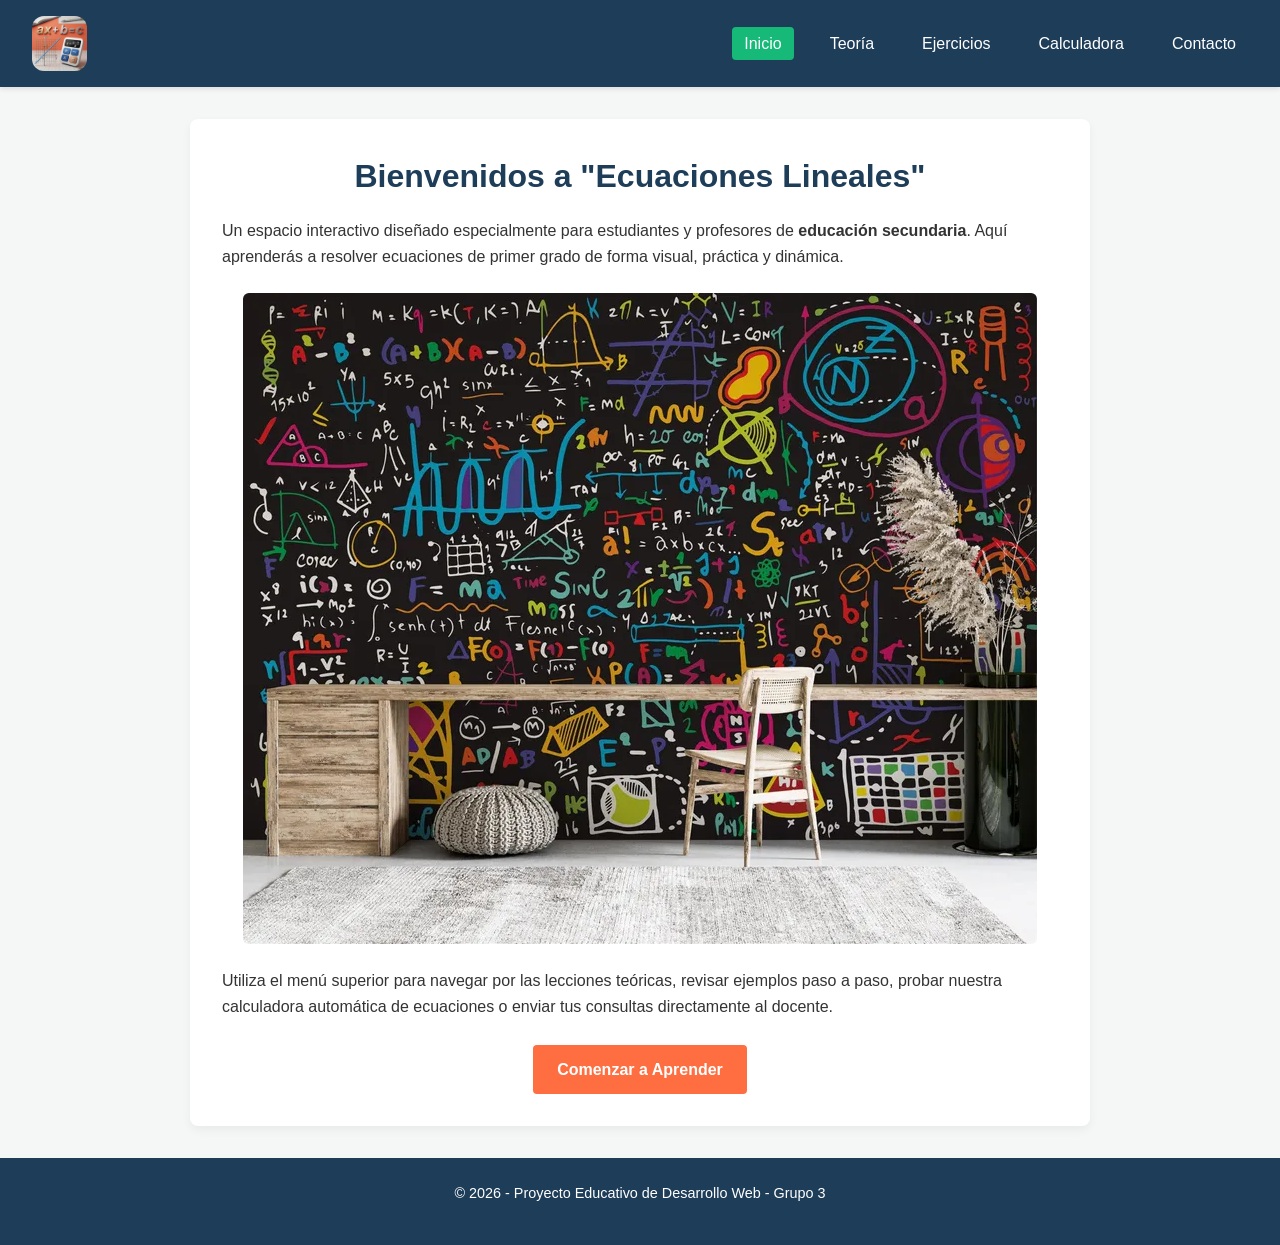
<file: index.html>
<!DOCTYPE html>
<html lang="es">
<head>
    <meta charset="UTF-8">
    <meta name="viewport" content="width=device-width, initial-scale=1.0">
    <title>Ecuación Lineal - Inicio</title>
    <link rel="stylesheet" href="css/style.css">
</head>
<body>
    <header>
        <a href="index.html"><img src="imagenes/logo EL.jfif" class="logo-img"></a>

        <button class="menu-toggle" id="menuToggle" aria-label="Abrir menú" aria-expanded="false" aria-controls="menuNav">
            <span></span>
            <span></span>
            <span></span>
        </button>

        <nav id="menuNav">
            <ul class="menu">
                <li><a href="index.html" class="activo">Inicio</a></li>
                <li><a href="teoria.html">Teoría</a></li>
                <li><a href="ejemplos.html">Ejercicios</a></li>
                <li><a href="calculadora.html">Calculadora</a></li>
                <li><a href="contacto.html">Contacto</a></li>
            </ul>
        </nav>
    </header>

    <main class="container">
        <h1 style="text-align: center;">Bienvenidos a "Ecuaciones Lineales"</h1>
        <p>Un espacio interactivo diseñado especialmente para estudiantes y profesores de <strong>educación secundaria</strong>. Aquí aprenderás a resolver ecuaciones de primer grado de forma visual, práctica y dinámica.</p>
        <img src="imagenes/pizarra.webp" alt="Matemáticas en secundaria" class="responsive-img">
        <p>Utiliza el menú superior para navegar por las lecciones teóricas, revisar ejemplos paso a paso, probar nuestra calculadora automática de ecuaciones o enviar tus consultas directamente al docente.</p>
        <div style="text-align: center; margin-top: 25px;">
            <a href="teoria.html" class="btn">Comenzar a Aprender</a>
        </div>
    </main>

    <footer>
        <p>&copy; 2026 - Proyecto Educativo de Desarrollo Web - Grupo 3</p>
    </footer>
    
    <!-- Vinculación del script de JavaScript -->
    <script src="js/java.js"></script>

</body>
</html>
</file>
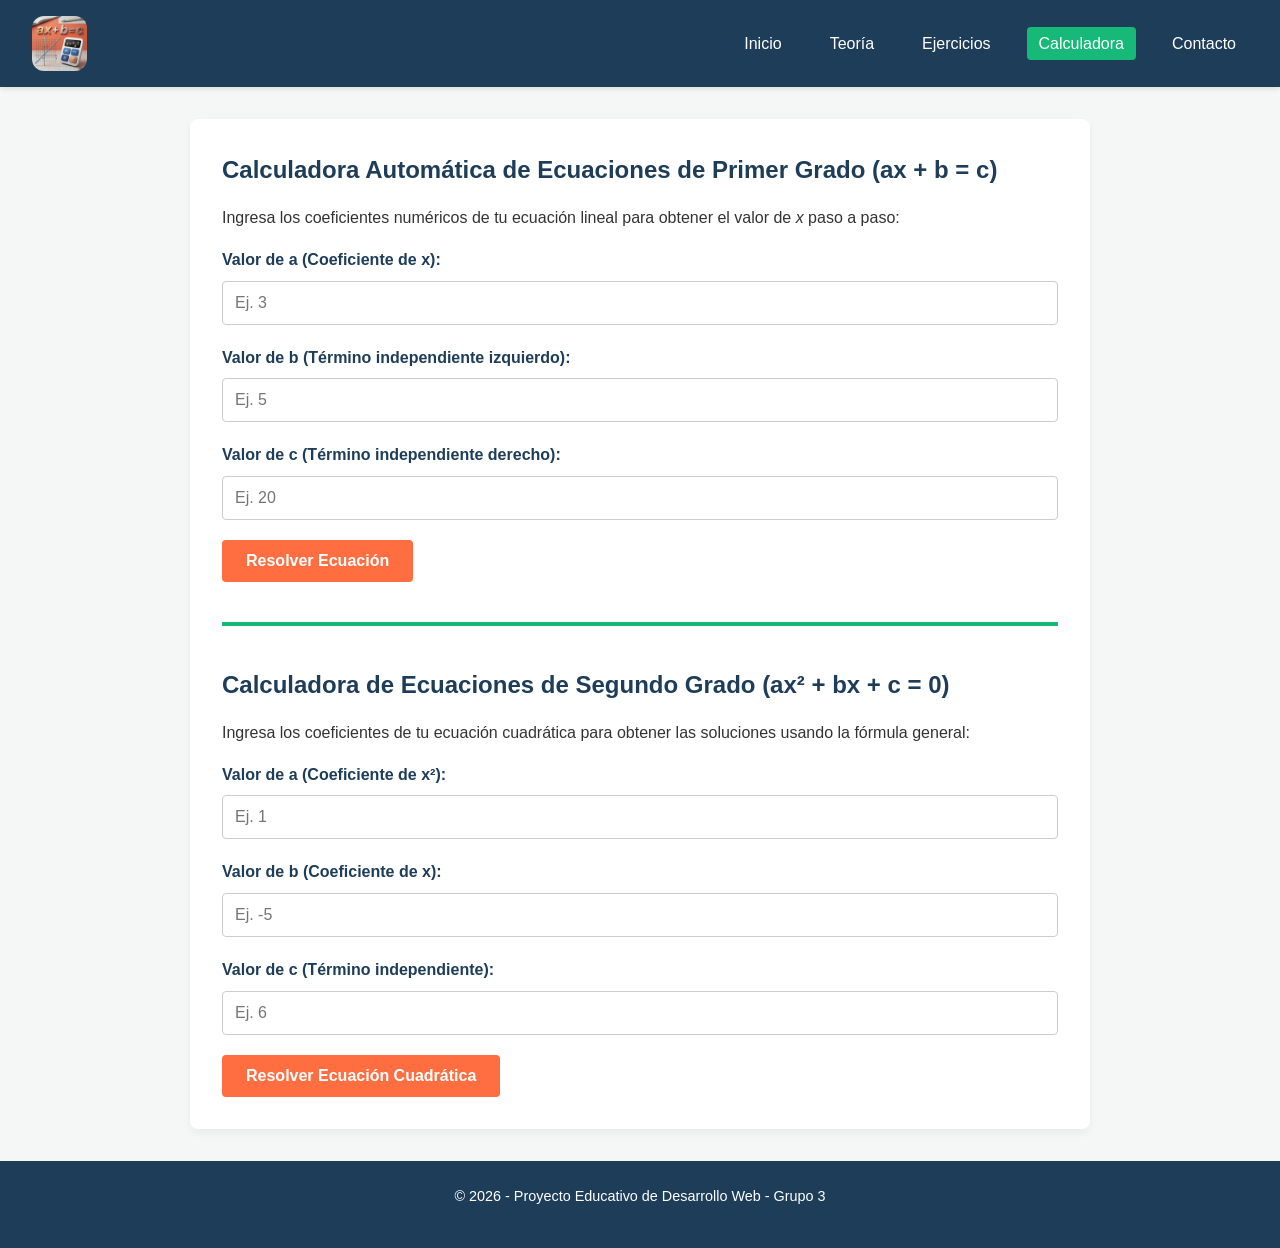
<file: calculadora.html>
<!DOCTYPE html>
<html lang="es">
<head>
    <meta charset="UTF-8">
    <meta name="viewport" content="width=device-width, initial-scale=1.0">
    <title>Ecuación Lineal - Calculadora</title>
    <link rel="stylesheet" href="css/style.css">
</head>
<body>
    <header>
        <a href="index.html"><img src="imagenes/logo EL.jfif" class="logo-img"></a>

        <button class="menu-toggle" id="menuToggle" aria-label="Abrir menú" aria-expanded="false" aria-controls="menuNav">
            <span></span>
            <span></span>
            <span></span>
        </button>

        <nav id="menuNav">
            <ul class="menu">
                <li><a href="index.html">Inicio</a></li>
                <li><a href="teoria.html">Teoría</a></li>
                <li><a href="ejemplos.html">Ejercicios</a></li>
                <li><a href="calculadora.html" class="activo">Calculadora</a></li>
                <li><a href="contacto.html">Contacto</a></li>
            </ul>
        </nav>
    </header>

    <main class="container">
        <h2>Calculadora Automática de Ecuaciones de Primer Grado (ax + b = c)</h2>
        <p>Ingresa los coeficientes numéricos de tu ecuación lineal para obtener el valor de <em>x</em> paso a paso:</p>

        <div class="form-group">
            <label for="coefA">Valor de a (Coeficiente de x):</label>
            <input type="number" id="coefA" placeholder="Ej. 3">
        </div>

        <div class="form-group">
            <label for="coefB">Valor de b (Término independiente izquierdo):</label>
            <input type="number" id="coefB" placeholder="Ej. 5">
        </div>

        <div class="form-group">
            <label for="coefC">Valor de c (Término independiente derecho):</label>
            <input type="number" id="coefC" placeholder="Ej. 20">
        </div>

        <button id="btnResolverEcuacion" class="btn">Resolver Ecuación</button>  
        <div id="resultadoAlgebra" class="resultado-box" style="display:none;"></div>

        
        <hr class="separador">    

        <h2>Calculadora de Ecuaciones de Segundo Grado (ax² + bx + c = 0)</h2>
        <p>Ingresa los coeficientes de tu ecuación cuadrática para obtener las soluciones usando la fórmula general:</p>

        <div class="form-group">
            <label for="cuadA">Valor de a (Coeficiente de x²):</label>
            <input type="number" id="cuadA" placeholder="Ej. 1" step="any">
        </div>

        <div class="form-group">
            <label for="cuadB">Valor de b (Coeficiente de x):</label>
            <input type="number" id="cuadB" placeholder="Ej. -5" step="any">
        </div>

        <div class="form-group">
            <label for="cuadC">Valor de c (Término independiente):</label>
            <input type="number" id="cuadC" placeholder="Ej. 6" step="any">
        </div>

        <button id="btnResolverCuadratica" class="btn">Resolver Ecuación Cuadrática</button>
        <div id="resultadoCuadratica" class="resultado-box" style="display:none;"></div>

    </main>

    <footer>
        <p>&copy; 2026 - Proyecto Educativo de Desarrollo Web - Grupo 3</p>
    </footer>
    
    <!-- Vinculación del script de JavaScript -->
    <script src="js/java.js"></script>
    
</body>
</html>
</file>
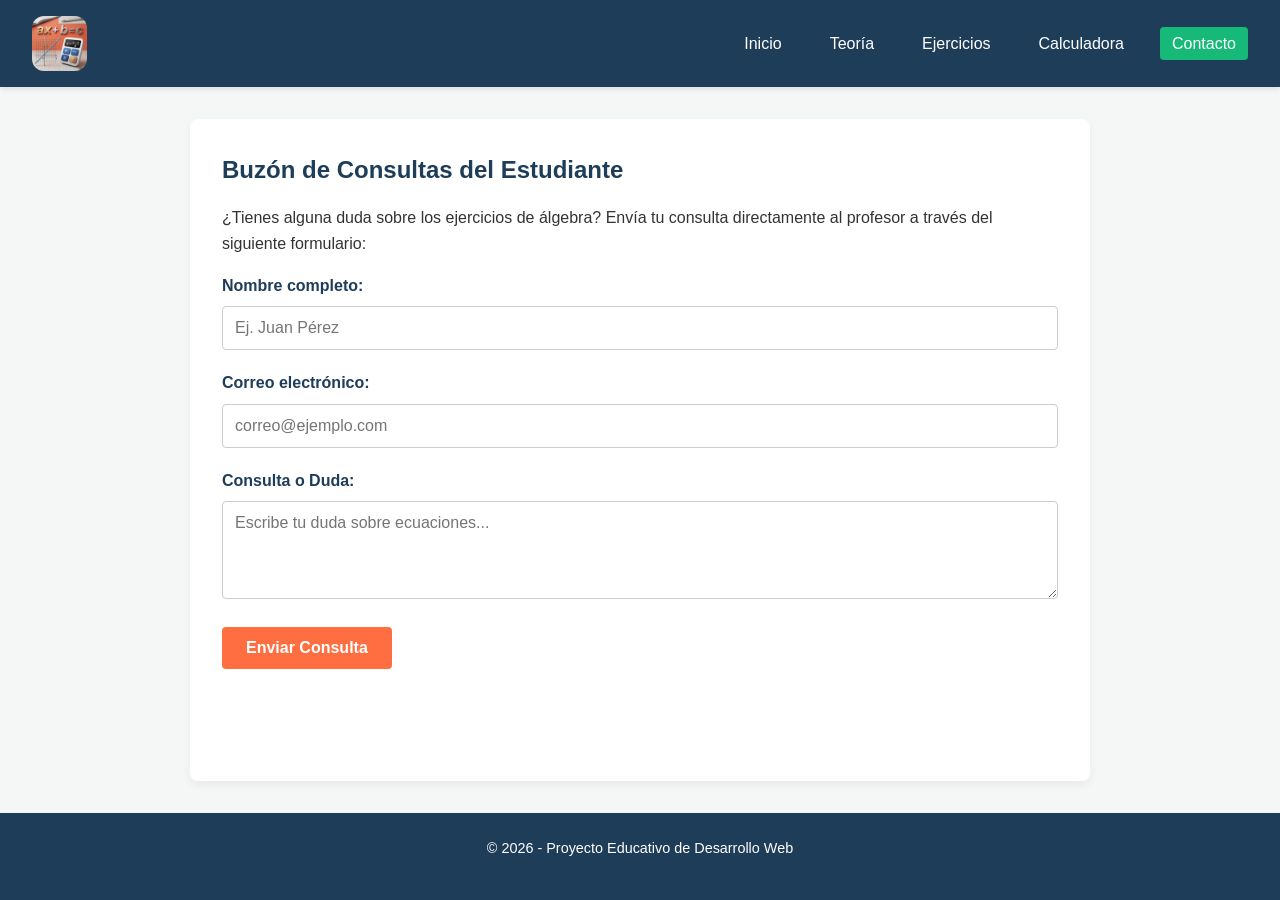
<file: contacto.html>
<!DOCTYPE html>
<html lang="es">
<head>
    <meta charset="UTF-8">
    <meta name="viewport" content="width=device-width, initial-scale=1.0">
    <title>Ecuación Lineal - Contacto</title>
    <link rel="stylesheet" href="css/style.css">
</head>
<body>
    <header>
        <a href="index.html"><img src="imagenes/logo EL.jfif" class="logo-img"></a>

        <button class="menu-toggle" id="menuToggle" aria-label="Abrir menú" aria-expanded="false" aria-controls="menuNav">
            <span></span>
            <span></span>
            <span></span>
        </button>

        <nav id="menuNav">
            <ul class="menu">
                <li><a href="index.html">Inicio</a></li>
                <li><a href="teoria.html">Teoría</a></li>
                <li><a href="ejemplos.html">Ejercicios</a></li>
                <li><a href="calculadora.html">Calculadora</a></li>
                <li><a href="contacto.html" class="activo">Contacto</a></li>
            </ul>
        </nav>
    </header>

    <main class="container">
        <h2>Buzón de Consultas del Estudiante</h2>
        <p>¿Tienes alguna duda sobre los ejercicios de álgebra? Envía tu consulta directamente al profesor a través del siguiente formulario:</p>

        <form id="formConsulta">
            <div class="form-group">
                <label for="nombre">Nombre completo:</label>
                <input type="text" id="nombre" required placeholder="Ej. Juan Pérez">
            </div>

            <div class="form-group">
                <label for="correo">Correo electrónico:</label>
                <input type="email" id="correo" required placeholder="correo@ejemplo.com">
            </div>

            <div class="form-group">
                <label for="mensaje">Consulta o Duda:</label>
                <textarea id="mensaje" rows="4" required placeholder="Escribe tu duda sobre ecuaciones..."></textarea>
            </div>

            <button type="submit" class="btn">Enviar Consulta</button>
        </form>
    </main>

    <footer>
        <p>&copy; 2026 - Proyecto Educativo de Desarrollo Web</p>
    </footer>

    <!-- Vinculación del script de JavaScript -->
    <script src="js/java.js"></script>
    
</body>
</html>
</file>
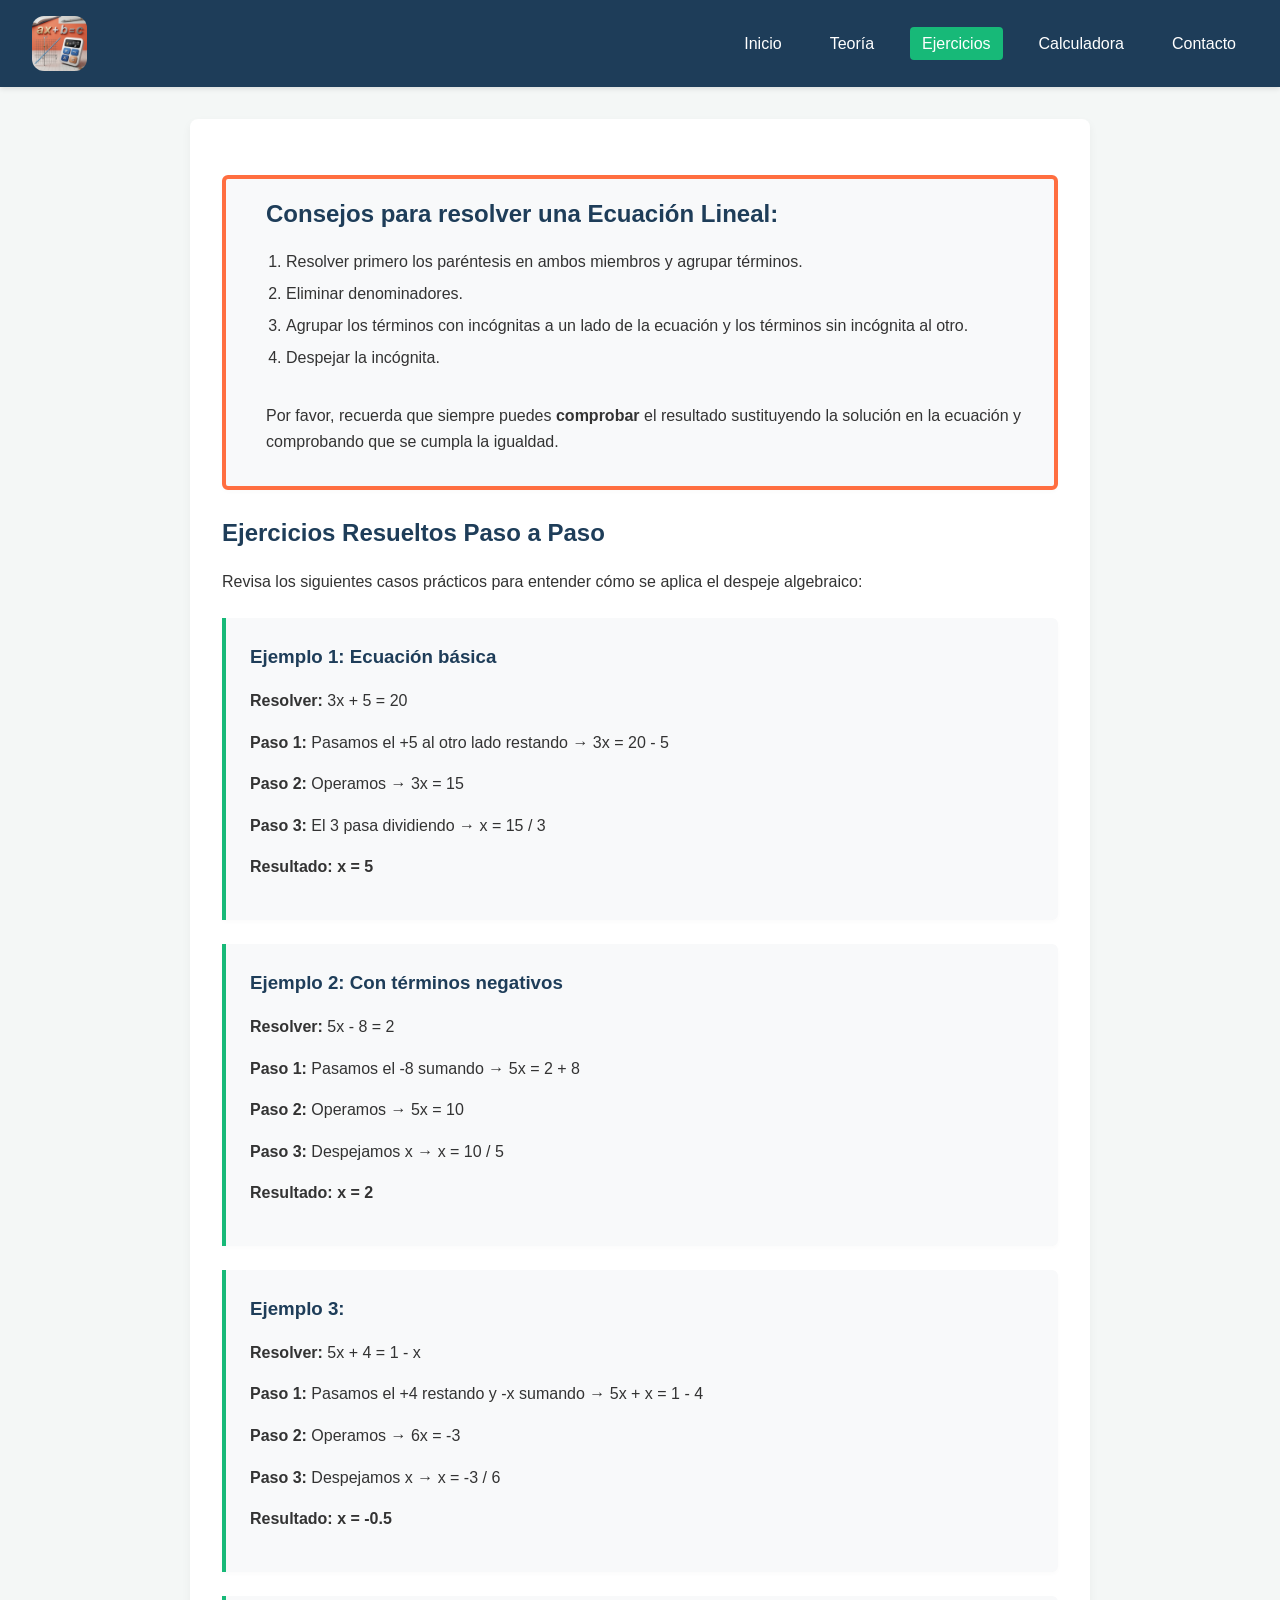
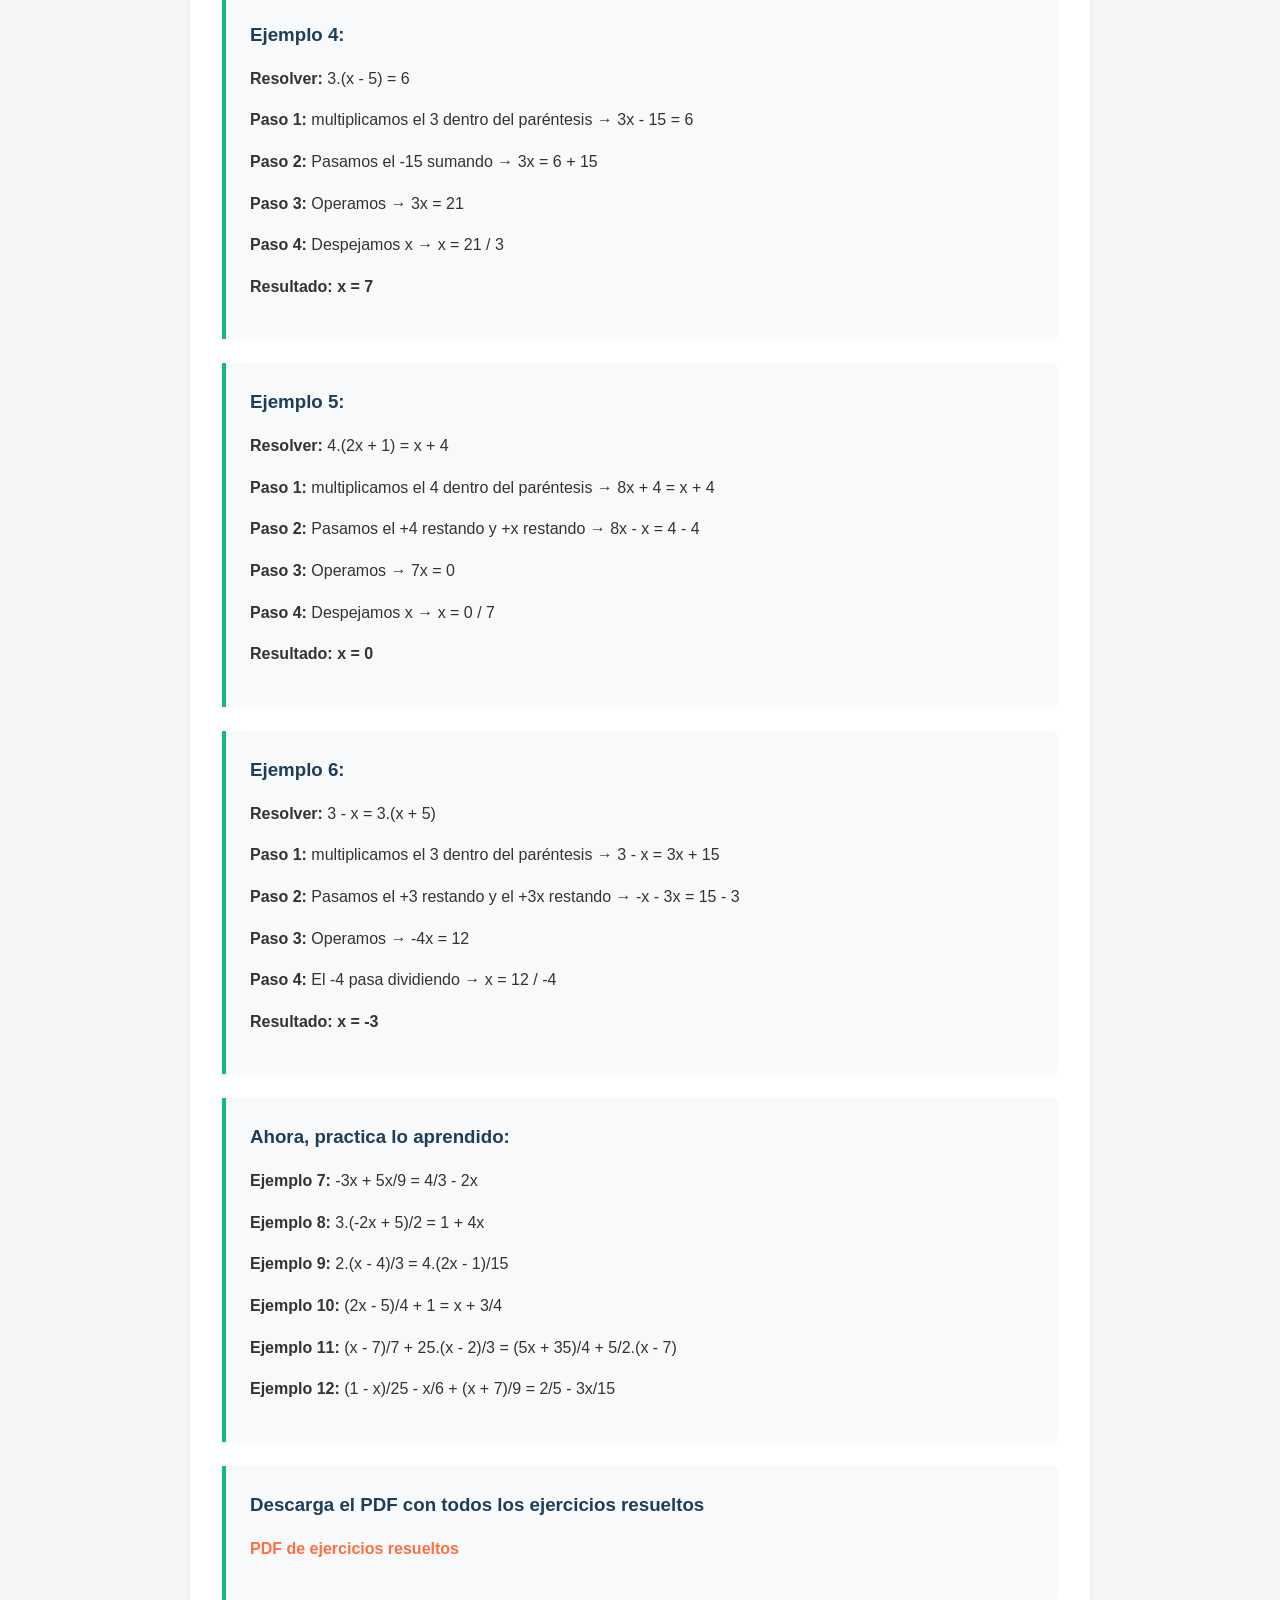
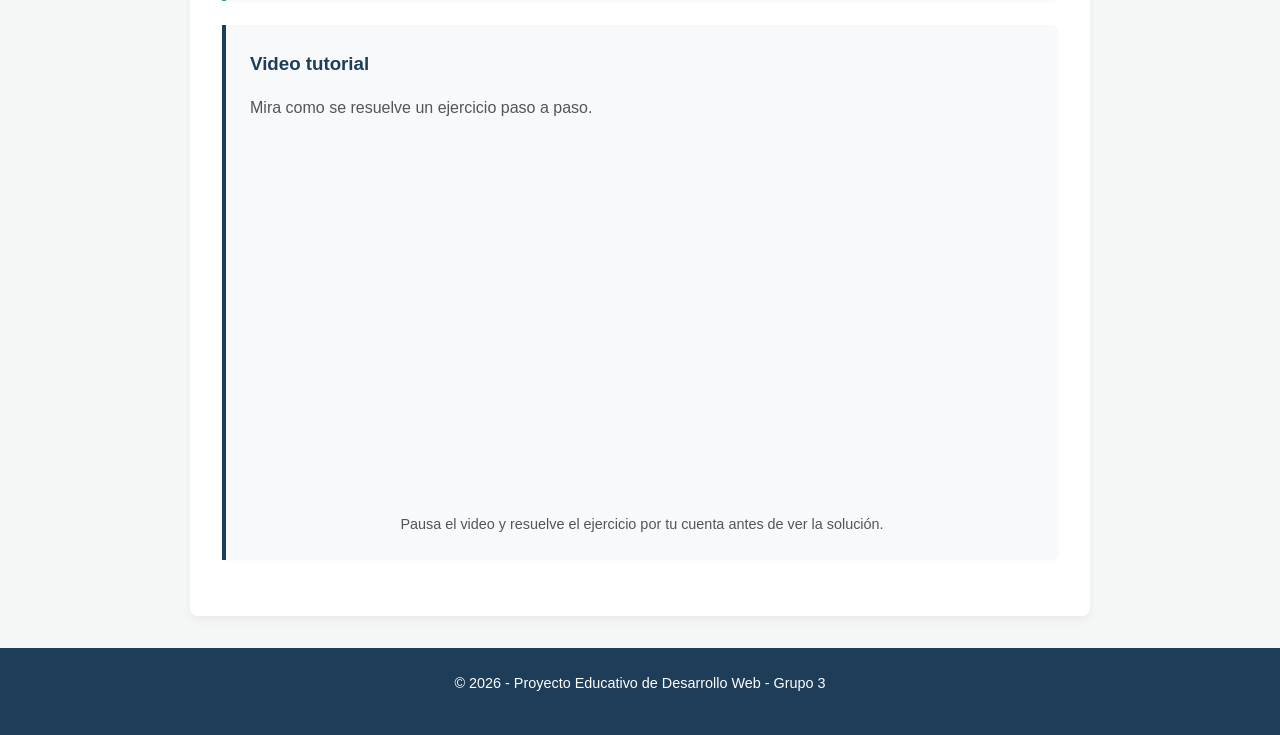
<file: ejemplos.html>
<!DOCTYPE html>
<html lang="es">
<head>
    <meta charset="UTF-8">
    <meta name="viewport" content="width=device-width, initial-scale=1.0">
    <title>Ecuación Lineal - Ejercicios</title>
    <link rel="stylesheet" href="css/style.css">
</head>
<body>
    <header>
        <a href="index.html"><img src="imagenes/logo EL.jfif" class="logo-img"></a>

        <button class="menu-toggle" id="menuToggle" aria-label="Abrir menú" aria-expanded="false" aria-controls="menuNav">
            <span></span>
            <span></span>
            <span></span>
        </button>

        <nav id="menuNav">
            <ul class="menu">
                <li><a href="index.html">Inicio</a></li>
                <li><a href="teoria.html">Teoría</a></li>
                <li><a href="ejemplos.html" class="activo">Ejercicios</a></li>
                <li><a href="calculadora.html">Calculadora</a></li>
                <li><a href="contacto.html">Contacto</a></li>
            </ul>
        </nav>
    </header>

    <main class="container">

        <div class="card-concejo">
            <h2>Consejos para resolver una Ecuación Lineal:</h2>
            <ol class="lista-concejo">
                <li>Resolver primero los paréntesis en ambos miembros y agrupar términos.</li>
                <li>Eliminar denominadores.</li>
                <li>Agrupar los términos con incógnitas a un lado de la ecuación y los términos sin incógnita al otro.</li>
                <li>Despejar la incógnita.</li>
            </ol>
            <br>
            <p>Por favor, recuerda que siempre puedes <strong>comprobar</strong> el resultado sustituyendo la solución en la ecuación y comprobando que se cumpla la igualdad.</p>
        </div>

        <h2>Ejercicios Resueltos Paso a Paso</h2>
        <p>Revisa los siguientes casos prácticos para entender cómo se aplica el despeje algebraico:</p>

        <div class="card-ejemplo">
            <h3>Ejemplo 1: Ecuación básica</h3>
            <p><strong>Resolver:</strong> 3x + 5 = 20</p>
            <p><strong>Paso 1:</strong> Pasamos el +5 al otro lado restando &rarr; 3x = 20 - 5</p>
            <p><strong>Paso 2:</strong> Operamos &rarr; 3x = 15</p>
            <p><strong>Paso 3:</strong> El 3 pasa dividiendo &rarr; x = 15 / 3</p>
            <p><strong>Resultado:</strong> <strong>x = 5</strong></p>
        </div>

        <div class="card-ejemplo">
            <h3>Ejemplo 2: Con términos negativos</h3>
            <p><strong>Resolver:</strong> 5x - 8 = 2</p>
            <p><strong>Paso 1:</strong> Pasamos el -8 sumando &rarr; 5x = 2 + 8</p>
            <p><strong>Paso 2:</strong> Operamos &rarr; 5x = 10</p>
            <p><strong>Paso 3:</strong> Despejamos x &rarr; x = 10 / 5</p>
            <p><strong>Resultado:</strong> <strong>x = 2</strong></p>
        </div>

        <div class="card-ejemplo">
            <h3>Ejemplo 3: </h3>
            <p><strong>Resolver:</strong> 5x + 4 = 1 - x</p>
            <p><strong>Paso 1:</strong> Pasamos el +4 restando y -x sumando &rarr; 5x + x = 1 - 4</p>
            <p><strong>Paso 2:</strong> Operamos &rarr; 6x = -3</p>
            <p><strong>Paso 3:</strong> Despejamos x &rarr; x = -3 / 6</p>
            <p><strong>Resultado:</strong> <strong>x = -0.5</strong></p>
        </div>

        <div class="card-ejemplo">
            <h3>Ejemplo 4: </h3>
            <p><strong>Resolver:</strong> 3.(x - 5) = 6</p>
            <P><strong>Paso 1:</strong> multiplicamos el 3 dentro del paréntesis &rarr; 3x - 15 = 6</P>
            <p><strong>Paso 2:</strong> Pasamos el -15 sumando &rarr; 3x = 6 + 15</p>
            <p><strong>Paso 3:</strong> Operamos &rarr; 3x = 21</p>
            <p><strong>Paso 4:</strong> Despejamos x &rarr; x = 21 / 3</p>
            <p><strong>Resultado:</strong> <strong>x = 7</strong></p>
        </div>

        <div class="card-ejemplo">
            <h3>Ejemplo 5: </h3>
            <p><strong>Resolver:</strong> 4.(2x + 1) = x + 4</p>
            <P><strong>Paso 1:</strong> multiplicamos el 4 dentro del paréntesis &rarr; 8x + 4 = x + 4</P>
            <p><strong>Paso 2:</strong> Pasamos el +4 restando y +x restando &rarr; 8x - x = 4 - 4</p>
            <p><strong>Paso 3:</strong> Operamos &rarr; 7x = 0</p>
            <p><strong>Paso 4:</strong> Despejamos x &rarr; x = 0 / 7</p>
            <p><strong>Resultado:</strong> <strong>x = 0</strong></p>
        </div>

        <div class="card-ejemplo">
            <h3>Ejemplo 6: </h3>
            <p><strong>Resolver:</strong> 3 - x = 3.(x + 5)</p>
            <P><strong>Paso 1:</strong> multiplicamos el 3 dentro del paréntesis &rarr; 3 - x = 3x + 15</P>
            <p><strong>Paso 2:</strong> Pasamos el +3 restando y el +3x restando &rarr; -x - 3x = 15 - 3</p>
            <p><strong>Paso 3:</strong> Operamos &rarr; -4x = 12</p>
            <p><strong>Paso 4:</strong> El -4 pasa dividiendo &rarr; x = 12 / -4</p>
            <p><strong>Resultado:</strong> <strong>x = -3</strong></p>
        </div>

        <div class="card-ejemplo">
            <h3>Ahora, practica lo aprendido: </h3>
            <p><strong>Ejemplo 7:</strong> -3x + 5x/9 = 4/3 - 2x</p>
            <p><strong>Ejemplo 8:</strong> 3.(-2x + 5)/2 = 1 + 4x</p>
            <p><strong>Ejemplo 9:</strong> 2.(x - 4)/3 = 4.(2x - 1)/15</p>
            <p><strong>Ejemplo 10:</strong> (2x - 5)/4 + 1 = x + 3/4</p>
            <p><strong>Ejemplo 11:</strong> (x - 7)/7 + 25.(x - 2)/3 = (5x + 35)/4 + 5/2.(x - 7)</p>
            <p><strong>Ejemplo 12:</strong> (1 - x)/25 - x/6 + (x + 7)/9 = 2/5 - 3x/15 </p>
        </div> 
        
        <div class="card-ejemplo">
            <h3>Descarga el PDF con todos los ejercicios resueltos</h3>
            <p class="text-descarga">
                <a href="documentos/ecuaciones-de-primer-grado-ejercicios-resueltos-1.pdf" class="enlace-descarga"> PDF de ejercicios resueltos</a>
            </p>
        </div>
         
        <div class="card-video">
            <h3>Video tutorial</h3>
            <p class="sub">Mira como se resuelve un ejercicio paso a paso. </p>
            <div class="video-container">
                <iframe
                    src="https://www.youtube.com/embed/UP9M30lAL68"
                    title="Video tutorial de ecuaciones lineales"
                    allow="accelerometer; autoplay; clipboard-write; encrypted-media; gyroscope; picture-in-picture"
                    referrerpolicy="strict-origin-when-cross-origin"
                    allowfullscreen
                    loading="lazy">
                </iframe>
            </div>
            <p class="pie-video">Pausa el video y resuelve el ejercicio por tu cuenta antes de ver la solución.</p>
        </div>

    </main>

    <footer>
        <p>&copy; 2026 - Proyecto Educativo de Desarrollo Web - Grupo 3</p>
    </footer>

    <!-- Vinculación del script de JavaScript -->
    <script src="js/java.js"></script>

</body>
</html>
</file>
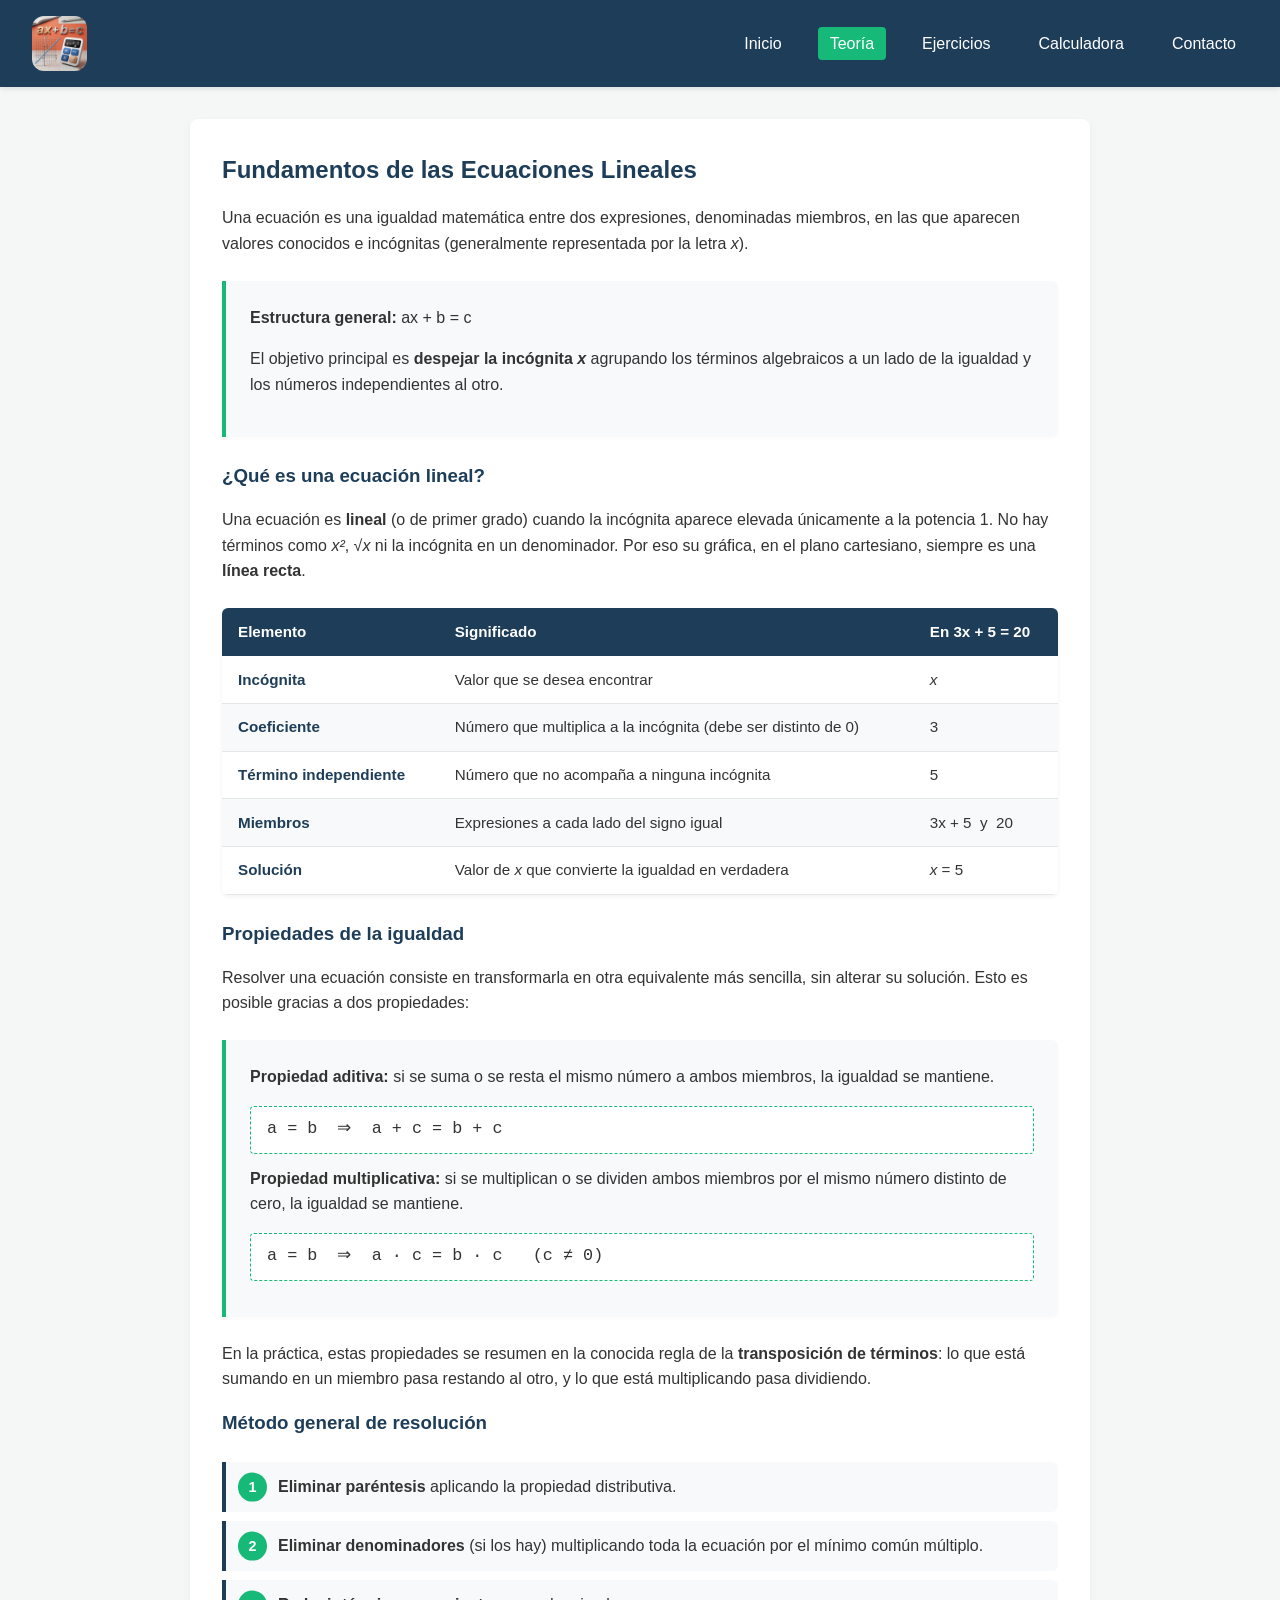
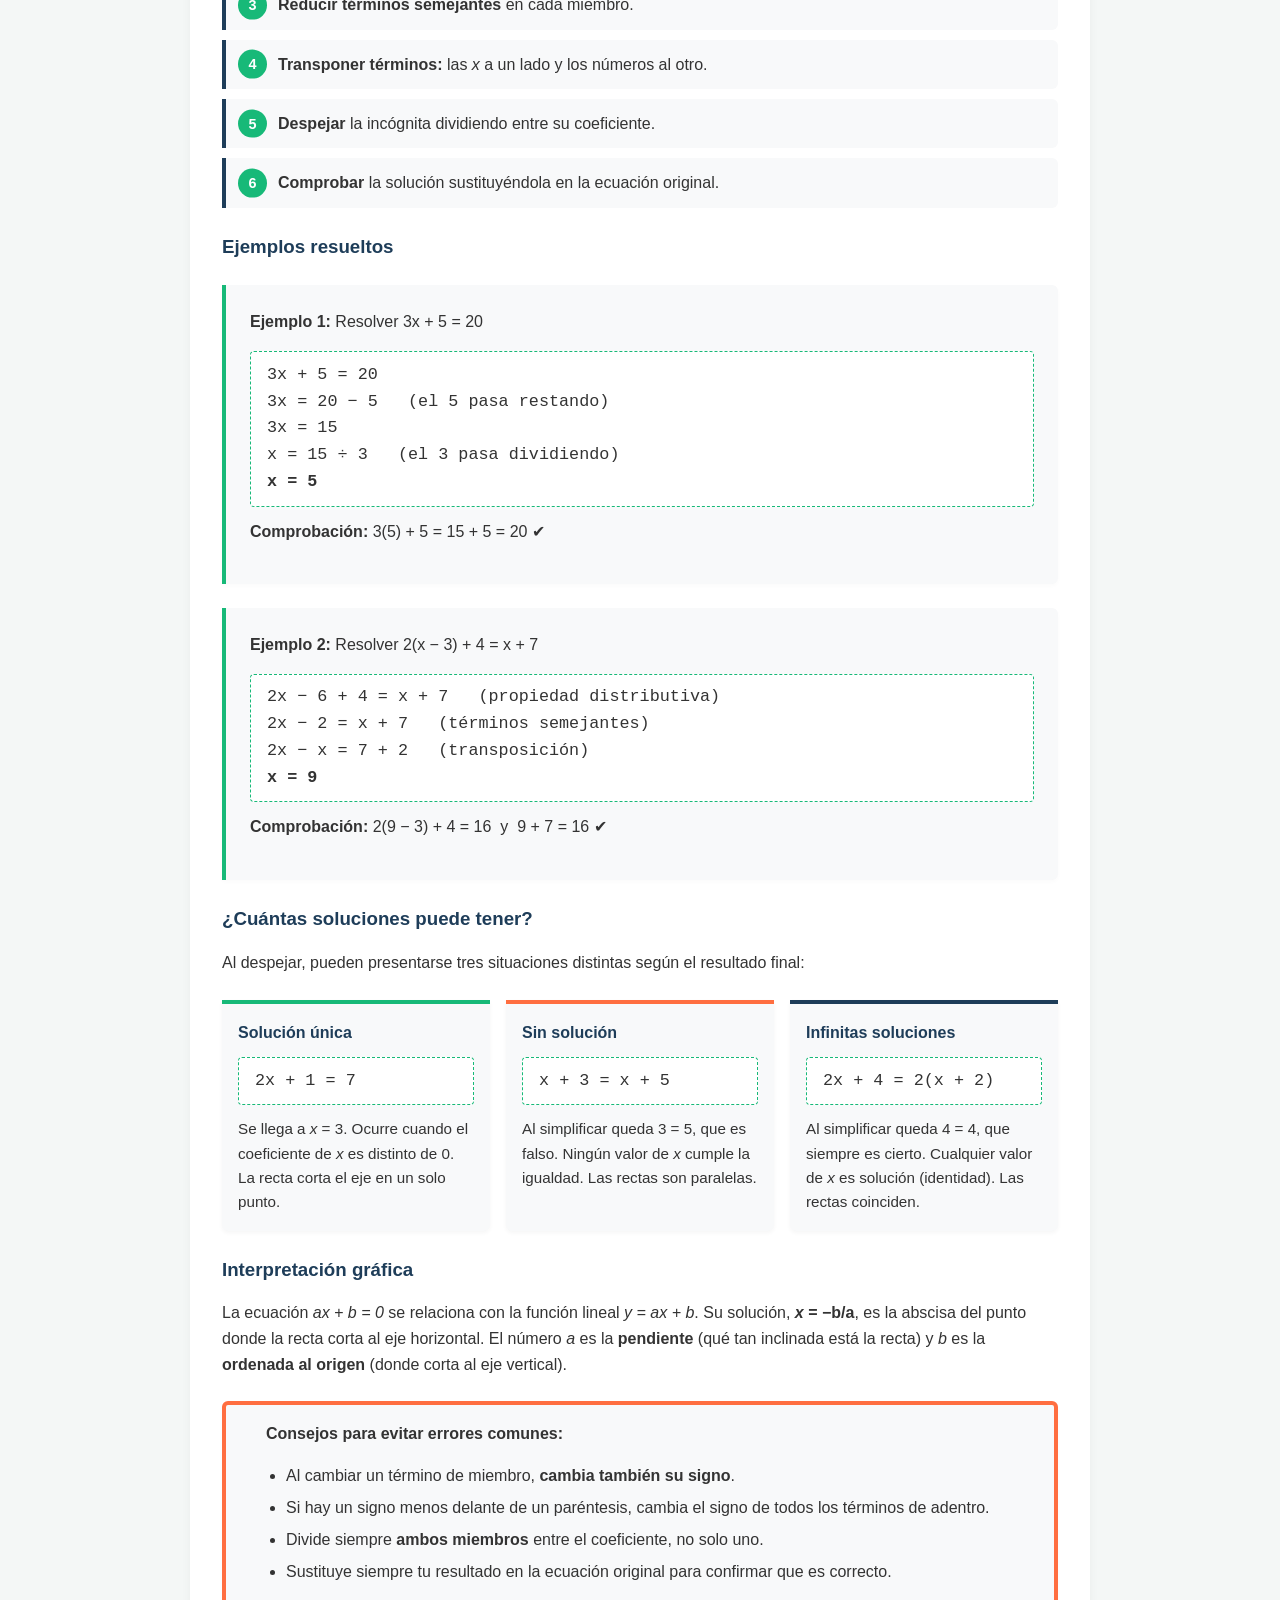
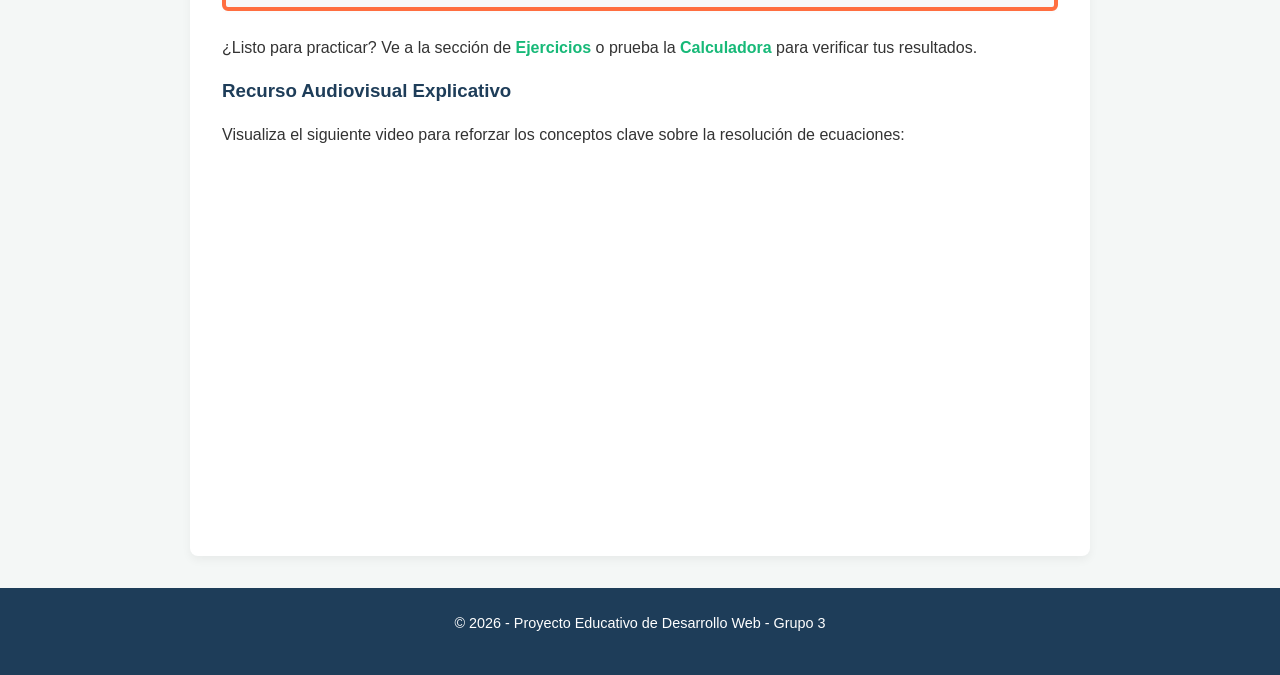
<file: teoria.html>
<!DOCTYPE html>
<html lang="es">
<head>
    <meta charset="UTF-8">
    <meta name="viewport" content="width=device-width, initial-scale=1.0">
    <title>Ecuación Lineal - Teoría</title>
    <link rel="stylesheet" href="css/style.css">
</head>
<body>
    <header>
        <a href="index.html"><img src="imagenes/logo EL.jfif" class="logo-img"></a>

        <button class="menu-toggle" id="menuToggle" aria-label="Abrir menú" aria-expanded="false" aria-controls="menuNav">
            <span></span>
            <span></span>
            <span></span>
        </button>

        <nav id="menuNav">
            <ul class="menu">
                <li><a href="index.html">Inicio</a></li>
                <li><a href="teoria.html" class="activo">Teoría</a></li>
                <li><a href="ejemplos.html">Ejercicios</a></li>
                <li><a href="calculadora.html">Calculadora</a></li>
                <li><a href="contacto.html">Contacto</a></li>
            </ul>
        </nav>
    </header>

    <main class="container">
        <h2>Fundamentos de las Ecuaciones Lineales</h2>
        <p>Una ecuación es una igualdad matemática entre dos expresiones, denominadas miembros, en las que aparecen valores conocidos e incógnitas (generalmente representada por la letra <em>x</em>).</p>
        
        <div class="card-ejemplo">
            <p><strong>Estructura general:</strong> ax + b = c</p>
            <p>El objetivo principal es <strong>despejar la incógnita <em>x</em></strong> agrupando los términos algebraicos a un lado de la igualdad y los números independientes al otro.</p>
        </div>

        <h3>¿Qué es una ecuación lineal?</h3>
        <p>Una ecuación es <strong>lineal</strong> (o de primer grado) cuando la incógnita aparece elevada únicamente a la potencia 1. No hay términos como <em>x²</em>, <em>√x</em> ni la incógnita en un denominador. Por eso su gráfica, en el plano cartesiano, siempre es una <strong>línea recta</strong>.</p>

        <div class="tabla-wrapper">
            <table class="tabla-teoria">
                <thead>
                    <tr>
                        <th>Elemento</th>
                        <th>Significado</th>
                        <th>En 3x + 5 = 20</th>
                    </tr>
                </thead>
                <tbody>
                    <tr>
                        <td>Incógnita</td>
                        <td>Valor que se desea encontrar</td>
                        <td><em>x</em></td>
                    </tr>
                    <tr>
                        <td>Coeficiente</td>
                        <td>Número que multiplica a la incógnita (debe ser distinto de 0)</td>
                        <td>3</td>
                    </tr>
                    <tr>
                        <td>Término independiente</td>
                        <td>Número que no acompaña a ninguna incógnita</td>
                        <td>5</td>
                    </tr>
                    <tr>
                        <td>Miembros</td>
                        <td>Expresiones a cada lado del signo igual</td>
                        <td>3x + 5 &nbsp;y&nbsp; 20</td>
                    </tr>
                    <tr>
                        <td>Solución</td>
                        <td>Valor de <em>x</em> que convierte la igualdad en verdadera</td>
                        <td><em>x</em> = 5</td>
                    </tr>
                </tbody>
            </table>
        </div>
        
        <h3>Propiedades de la igualdad</h3>
        <p>Resolver una ecuación consiste en transformarla en otra equivalente más sencilla, sin alterar su solución. Esto es posible gracias a dos propiedades:</p>

        <div class="card-ejemplo">
            <p><strong>Propiedad aditiva:</strong> si se suma o se resta el mismo número a ambos miembros, la igualdad se mantiene.</p>
            <p class="formula">a = b &nbsp;&rArr;&nbsp; a + c = b + c</p>
            <p><strong>Propiedad multiplicativa:</strong> si se multiplican o se dividen ambos miembros por el mismo número distinto de cero, la igualdad se mantiene.</p>
            <p class="formula">a = b &nbsp;&rArr;&nbsp; a · c = b · c &nbsp;&nbsp;(c ≠ 0)</p>
        </div>

        <p>En la práctica, estas propiedades se resumen en la conocida regla de la <strong>transposición de términos</strong>: lo que está sumando en un miembro pasa restando al otro, y lo que está multiplicando pasa dividiendo.</p>

        <h3>Método general de resolución</h3>
        <ol class="pasos-lista">
            <li><strong>Eliminar paréntesis</strong> aplicando la propiedad distributiva.</li>
            <li><strong>Eliminar denominadores</strong> (si los hay) multiplicando toda la ecuación por el mínimo común múltiplo.</li>
            <li><strong>Reducir términos semejantes</strong> en cada miembro.</li>
            <li><strong>Transponer términos:</strong> las <em>x</em> a un lado y los números al otro.</li>
            <li><strong>Despejar</strong> la incógnita dividiendo entre su coeficiente.</li>
            <li><strong>Comprobar</strong> la solución sustituyéndola en la ecuación original.</li>
        </ol>

        <h3>Ejemplos resueltos</h3>

        <div class="card-ejemplo">
            <p><strong>Ejemplo 1:</strong> Resolver 3x + 5 = 20</p>
            <p class="formula">
                3x + 5 = 20<br>
                3x = 20 − 5 &nbsp;&nbsp;(el 5 pasa restando)<br>
                3x = 15<br>
                x = 15 ÷ 3 &nbsp;&nbsp;(el 3 pasa dividiendo)<br>
                <strong>x = 5</strong>
            </p>
            <p><strong>Comprobación:</strong> 3(5) + 5 = 15 + 5 = 20 ✔</p>
        </div>

        <div class="card-ejemplo">
            <p><strong>Ejemplo 2:</strong> Resolver 2(x − 3) + 4 = x + 7</p>
            <p class="formula">
                2x − 6 + 4 = x + 7 &nbsp;&nbsp;(propiedad distributiva)<br>
                2x − 2 = x + 7 &nbsp;&nbsp;(términos semejantes)<br>
                2x − x = 7 + 2 &nbsp;&nbsp;(transposición)<br>
                <strong>x = 9</strong>
            </p>
            <p><strong>Comprobación:</strong> 2(9 − 3) + 4 = 16 &nbsp;y&nbsp; 9 + 7 = 16 ✔</p>
        </div>

        <h3>¿Cuántas soluciones puede tener?</h3>
        <p>Al despejar, pueden presentarse tres situaciones distintas según el resultado final:</p>

        <div class="casos-grid">
            <div class="caso-item">
                <h4>Solución única</h4>
                <p class="formula">2x + 1 = 7</p>
                <p>Se llega a <em>x</em> = 3. Ocurre cuando el coeficiente de <em>x</em> es distinto de 0. La recta corta el eje en un solo punto.</p>
            </div>
            <div class="caso-item">
                <h4>Sin solución</h4>
                <p class="formula">x + 3 = x + 5</p>
                <p>Al simplificar queda 3 = 5, que es falso. Ningún valor de <em>x</em> cumple la igualdad. Las rectas son paralelas.</p>
            </div>
            <div class="caso-item">
                <h4>Infinitas soluciones</h4>
                <p class="formula">2x + 4 = 2(x + 2)</p>
                <p>Al simplificar queda 4 = 4, que siempre es cierto. Cualquier valor de <em>x</em> es solución (identidad). Las rectas coinciden.</p>
            </div>
        </div>

        <h3>Interpretación gráfica</h3>
        <p>La ecuación <em>ax + b = 0</em> se relaciona con la función lineal <em>y = ax + b</em>. Su solución, <strong><em>x</em> = −b/a</strong>, es la abscisa del punto donde la recta corta al eje horizontal. El número <em>a</em> es la <strong>pendiente</strong> (qué tan inclinada está la recta) y <em>b</em> es la <strong>ordenada al origen</strong> (donde corta al eje vertical).</p>

        <div class="card-concejo">
            <p><strong>Consejos para evitar errores comunes:</strong></p>
            <ul class="lista-concejo">
                <li>Al cambiar un término de miembro, <strong>cambia también su signo</strong>.</li>
                <li>Si hay un signo menos delante de un paréntesis, cambia el signo de todos los términos de adentro.</li>
                <li>Divide siempre <strong>ambos miembros</strong> entre el coeficiente, no solo uno.</li>
                <li>Sustituye siempre tu resultado en la ecuación original para confirmar que es correcto.</li>
            </ul>
        </div>

        <p>¿Listo para practicar? Ve a la sección de <a href="ejemplos.html" class="enlace-teoria">Ejercicios</a> o prueba la <a href="calculadora.html" class="enlace-teoria">Calculadora</a> para verificar tus resultados.</p>

        <h3>Recurso Audiovisual Explicativo</h3>
        <p>Visualiza el siguiente video para reforzar los conceptos clave sobre la resolución de ecuaciones:</p>
       
        <div class="video-container">
            <iframe
                src="https://www.youtube.com/embed/8rT0DZbYGEs"
                title="Video explicativo de ecuaciones"
                allow="accelerometer; autoplay; clipboard-write; encrypted-media; gyroscope; picture-in-picture"
                referrerpolicy="strict-origin-when-cross-origin"
                allowfullscreen
                loading="lazy">
            </iframe>
        </div>
        
    </main>
    
    <footer>
        <p>&copy; 2026 - Proyecto Educativo de Desarrollo Web - Grupo 3</p>
    </footer>
    
    <!-- Vinculación del script de JavaScript -->
    <script src="js/java.js"></script>

</body>
</html>
</file>
<file: css/style.css>
/*  1. RESET Y ESTILOS GLOBALES */
* {
    margin: 0;
    padding: 0;
    box-sizing: border-box;
}

body {
    font-family: 'Segoe UI', Tahoma, Geneva, Verdana, sans-serif;
    line-height: 1.6;
    color: #333;
    background-color: #f4f7f6;
    display: flex;
    flex-direction: column;
    min-height: 100vh;
}

/* --- 2. ENCABEZADO Y NAVEGACIÓN --- */
header {
    background-color: #1e3d59;
    color: #fff;
    padding: 1rem 2rem;
    display: flex;
    justify-content: space-between;
    align-items: center;
    flex-wrap: wrap;
    box-shadow: 0 2px 5px rgba(0, 0, 0, 0.1);
    position: sticky;
    top: 0;
    z-index: 100;
}

.logo-img {
    height: 55px;
    width: 55px;
    object-fit: cover;
    border-radius: 12px;
    display: block;
}

.menu-toggle {
    display: none;
    background: none;
    border: none;
    cursor: pointer;
    padding: 0.5rem;
    flex-direction: column;
    gap: 5px;
}

.menu-toggle span {
    display: block;
    width: 28px;
    height: 3px;
    background-color: #fff;
    border-radius: 2px;
    transition: transform 0.3s ease, opacity 0.3s ease;
}

.menu-toggle:focus-visible {
    outline: 3px solid #17b978;
    outline-offset: 2px;
}

/* Las rayitas se convierten en una X cuando está abierto */
.menu-toggle.abierto span:nth-child(1) {
    transform: translateY(8px) rotate(45deg);
}

.menu-toggle.abierto span:nth-child(2) {
    opacity: 0;
}

.menu-toggle.abierto span:nth-child(3) {
    transform: translateY(-8px) rotate(-45deg);
}

nav .menu {
    list-style: none;
    display: flex;
    gap: 1.5rem;
    flex-wrap: wrap;
}

nav .menu li a {
    color: #fff;
    text-decoration: none;
    font-weight: 500;
    padding: 0.5rem 0.75rem;
    border-radius: 4px;
    transition: background 0.3s ease;
}

nav .menu li a:hover,
nav .menu li a.activo {
    background-color: #17b978;
    color: #fff;
}

/* --- 3. CONTENEDOR PRINCIPAL --- */
.container {
    max-width: 900px;
    margin: 2rem auto;
    padding: 2rem;
    background: #fff;
    border-radius: 8px;
    box-shadow: 0 4px 10px rgba(0, 0, 0, 0.05);
    width: 90%;
    flex: 1;
}

h1, h2, h3 {
    color: #1e3d59;
    margin-bottom: 1rem;
}

p {
    margin-bottom: 1rem;
}

.card-ejemplo .text-descarga {
    font-size: 1rem;
    color: #555;
    margin-top: 1rem;
}

/* --- 4. ELEMENTOS MULTIMEDIA E IMÁGENES --- */
.responsive-img {
    max-width: 100%;
    height: auto;
    border-radius: 6px;
    display: block;
    margin: 1.5rem auto;
}

.video-container {
    position: relative;
    width: 100%;
    max-width: 640px;
    margin: 0 auto;
    aspect-ratio: 16 / 9;
    border-radius: 8px;
    overflow: hidden;
}

.video-container iframe {
    position: absolute;
    inset: 0;
    width: 100%;
    height: 100%;
    border: 0;
    border-radius: 8px;
}

.card-video {
    background-color: #f8f9fa;
    border-left: 4px solid #1e3d59;
    padding: 1.5rem;
    margin: 1.5rem 0;
    border-radius: 0 6px 6px 0;
    box-shadow: 0 2px 4px rgba(0, 0, 0, 0.02);
}

.card-video .sub {
    color: #555;
    margin-bottom: 1.25rem;
}

.pie-video {
    text-align: center;
    font-size: 0.9rem;
    color: #555;
    margin: 0.75rem 0 0;
}

/* --- 5. TARJETAS DE CONTENIDO (TEORÍA / EJEMPLOS) --- */
.card-concejo {
    background-color: #f8f9fa;
    border: 4px solid #ff6e40;
    padding: 1rem;
    margin: 1.5rem 0;
    border-radius: 6px 6px 6px 6px;
    box-shadow: 0 2px 4px rgba(0, 0, 0, 0.02);

}

.card-concejo, 
.lista-concejo {
    padding-left: 40px;
}

.card-ejemplo {
    background-color: #f8f9fa;
    border-left: 4px solid #17b978;
    padding: 1.5rem;
    margin: 1.5rem 0;
    border-radius: 0 6px 6px 0;
    box-shadow: 0 2px 4px rgba(0, 0, 0, 0.02);

}

/* --- 5.1 COMPONENTES EXTRA DE TEORÍA --- */
h4 {
    color: #1e3d59;
    margin-bottom: 0.5rem;
}

/* Fórmulas y desarrollos paso a paso */
.formula {
    font-family: 'Cambria Math', 'Courier New', monospace;
    font-size: 1.05rem;
    background-color: #fff;
    border: 1px dashed #17b978;
    border-radius: 4px;
    padding: 0.6rem 1rem;
    margin: 0.75rem 0;
    overflow-x: auto;
}

/* Tabla de elementos de una ecuación */
.tabla-wrapper {
    overflow-x: auto;
    margin: 1.5rem 0;
    border-radius: 6px;
    box-shadow: 0 2px 4px rgba(0, 0, 0, 0.05);
}

.tabla-teoria {
    width: 100%;
    border-collapse: collapse;
    background-color: #fff;
    font-size: 0.95rem;
}

.tabla-teoria th {
    background-color: #1e3d59;
    color: #fff;
    text-align: left;
    padding: 0.75rem 1rem;
}

.tabla-teoria td {
    padding: 0.7rem 1rem;
    border-bottom: 1px solid #e3e8e6;
}

.tabla-teoria tbody tr:nth-child(even) {
    background-color: #f8f9fa;
}

.tabla-teoria tbody tr:hover {
    background-color: #e8f8f0;
}

.tabla-teoria td:first-child {
    font-weight: 600;
    color: #1e3d59;
}

/* Lista numerada con círculos verdes */
.pasos-lista {
    list-style: none;
    counter-reset: paso;
    margin: 1.5rem 0;
}

.pasos-lista li {
    counter-increment: paso;
    position: relative;
    background-color: #f8f9fa;
    border-left: 4px solid #1e3d59;
    border-radius: 0 6px 6px 0;
    padding: 0.75rem 1rem 0.75rem 3.25rem;
    margin-bottom: 0.6rem;
}

.pasos-lista li::before {
    content: counter(paso);
    position: absolute;
    left: 0.75rem;
    top: 50%;
    transform: translateY(-50%);
    width: 1.8rem;
    height: 1.8rem;
    line-height: 1.8rem;
    text-align: center;
    border-radius: 50%;
    background-color: #17b978;
    color: #fff;
    font-weight: bold;
    font-size: 0.9rem;
}

/* Tres casos de solución */
.casos-grid {
    display: grid;
    grid-template-columns: repeat(3, 1fr);
    gap: 1rem;
    margin: 1.5rem 0;
}

.caso-item {
    background-color: #f8f9fa;
    border-top: 4px solid #17b978;
    border-radius: 0 0 6px 6px;
    padding: 1rem;
    box-shadow: 0 2px 4px rgba(0, 0, 0, 0.04);
}

.caso-item:nth-child(2) {
    border-top-color: #ff6e40;
}

.caso-item:nth-child(3) {
    border-top-color: #1e3d59;
}

.caso-item p:last-child {
    margin-bottom: 0;
    font-size: 0.95rem;
}

/* Ajuste de la lista dentro de la tarjeta de consejos */
.card-concejo .lista-concejo {
    padding-left: 1.25rem;
}

.card-concejo .lista-concejo li {
    margin-bottom: 0.4rem;
}

/* Enlaces dentro del contenido */

.enlace-teoria {
    color: #17b978;
    font-weight: 600;
    text-decoration: none;
    border-bottom: 2px solid transparent;
    transition: border-color 0.3s ease;
}

.enlace-teoria:hover {
    border-bottom-color: #17b978;
}

.enlace-descarga {
    color: #ff6e40;
    font-weight: 600;
    text-decoration: none;
    border-bottom: 2px solid transparent;
    transition: border-color 0.3s ease;
}
.enlace-descarga:hover {
    border-bottom-color: #ff6e40;
}

/* --- 6. BOTONES --- */
.btn {
    display: inline-block;
    background-color: #ff6e40;
    color: #fff;
    padding: 0.75rem 1.5rem;
    border: none;
    border-radius: 4px;
    font-size: 1rem;
    font-weight: bold;
    cursor: pointer;
    text-decoration: none;
    text-align: center;
    transition: background 0.3s ease;
}

.btn:hover {
    background-color: #e55a2b;
}

/* --- 7. FORMULARIOS Y CALCULADORA --- */
.form-group {
    margin-bottom: 1.25rem;
}

.form-group label {
    display: block;
    margin-bottom: 0.5rem;
    font-weight: 600;
    color: #1e3d59;
}

.form-group input,
.form-group textarea {
    width: 100%;
    padding: 0.75rem;
    border: 1px solid #ccc;
    border-radius: 4px;
    font-size: 1rem;
    font-family: inherit;
}

.form-group input:focus,
.form-group textarea:focus {
    outline: none;
    border-color: #17b978;
    box-shadow: 0 0 5px rgba(23, 185, 120, 0.3);
}

.resultado-box {
    margin-top: 1.5rem;
    padding: 1rem;
    background-color: #e8f8f0;
    border: 1px solid #17b978;
    border-radius: 4px;
    color: #0f5132;
    overflow-wrap: anywhere;
}

/* Separador entre la calculadora lineal y la de segundo grado */
.separador {
    border: none;
    border-top: 4px solid #17b978;
    margin: 2.5rem 0;
}

/* --- 8. PIE DE PÁGINA --- */
footer {
    background-color: #1e3d59;
    color: #fff;
    text-align: center;
    padding: 1.5rem;
    margin-top: auto;
    font-size: 0.9rem;
}
    
/* --- 9. MEDIA QUERIES (ADAPTABILIDAD MÓVIL) --- */
@media (max-width: 768px) {
    header {
        flex-direction: row;
        flex-wrap: wrap;
        padding: 1rem;
    }

    .logo-img {
        margin-bottom: 0;
    }

    .menu-toggle {
        display: flex;
    }

    nav {
        width: 100%;
        display: none;
    }

    nav.abierto {
        display: block;
    }

    nav .menu {
        flex-direction: column;
        gap: 0.25rem;
        padding-top: 1rem;
    }

    nav .menu li a {
        display: block;
        padding: 0.75rem 1rem;
    }

    .container {
        padding: 1rem;
        margin: 1rem auto;
        width: 95%;
    }

    .casos-grid {
        grid-template-columns: 1fr;
    }

    .tabla-teoria th,
    .tabla-teoria td {
        padding: 0.6rem 0.75rem;
    }

    .pasos-lista li {
        padding-left: 3rem;
    }
}
</file>
